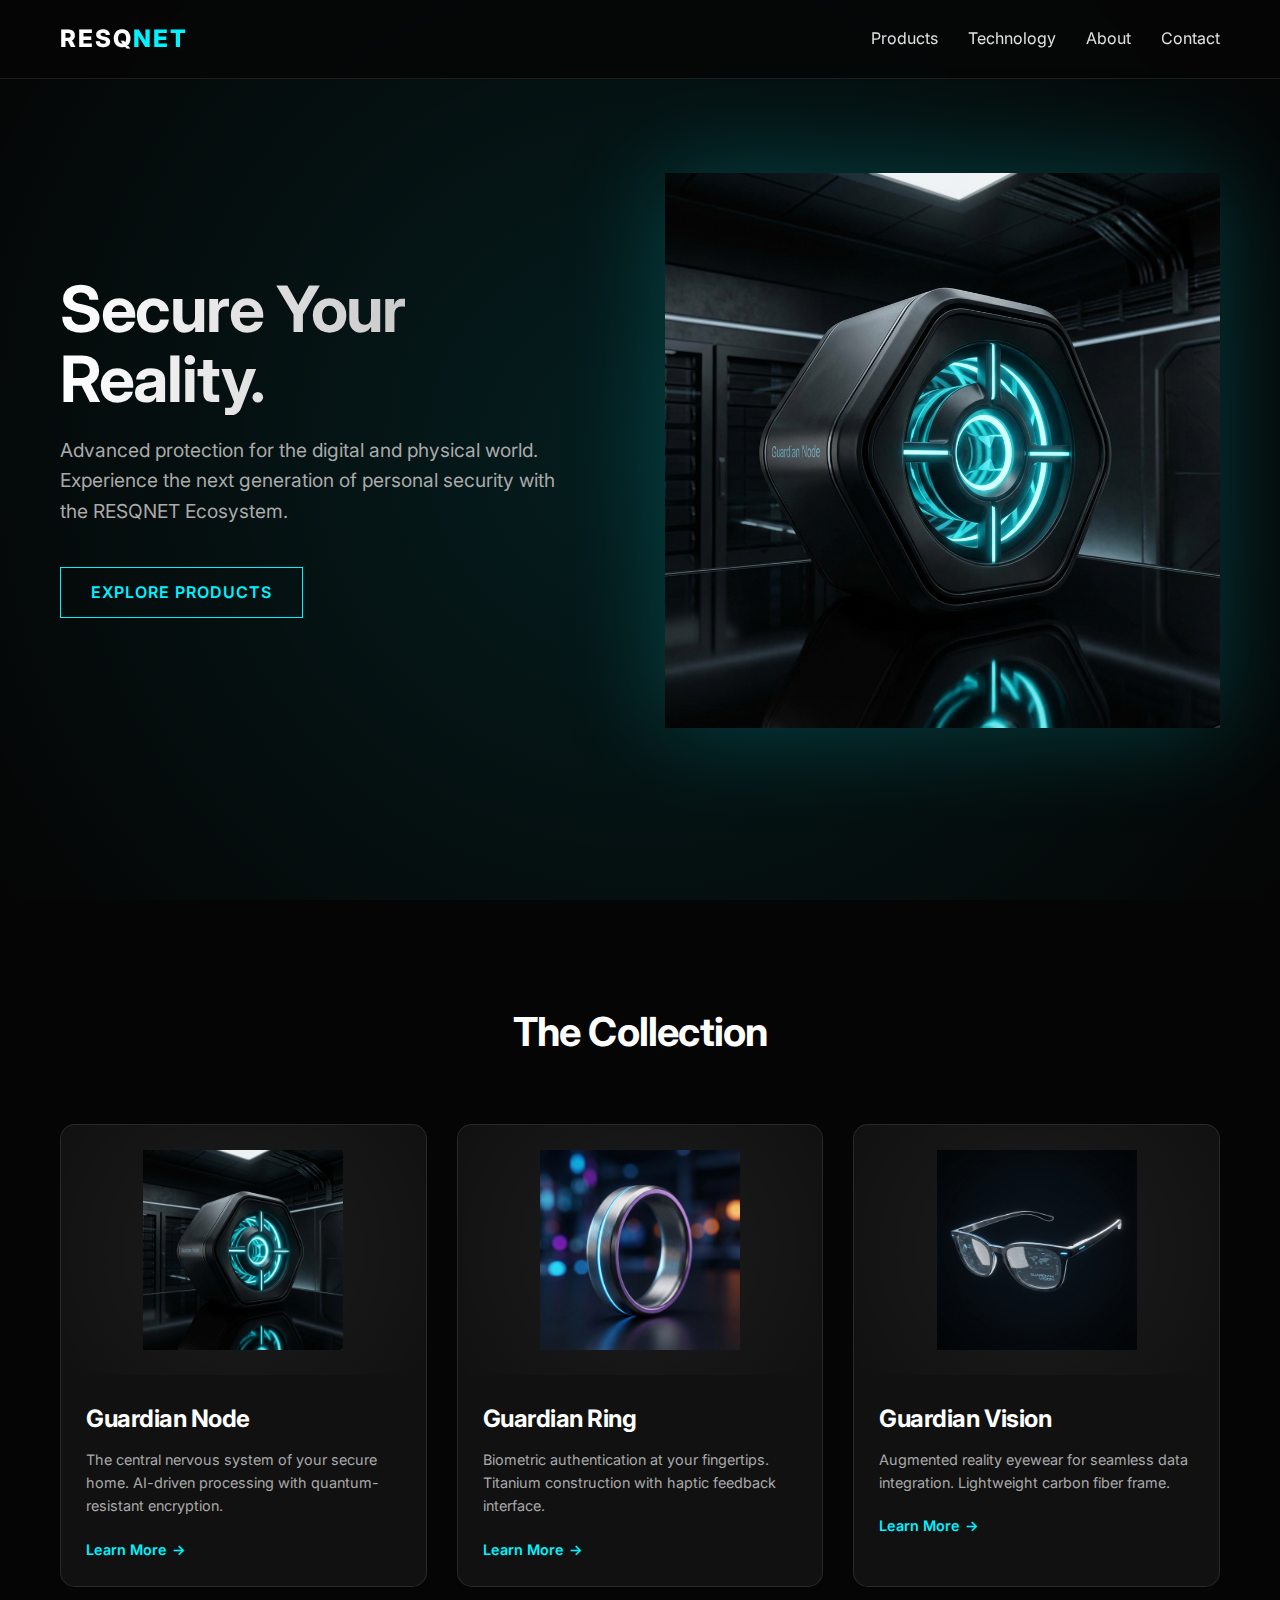
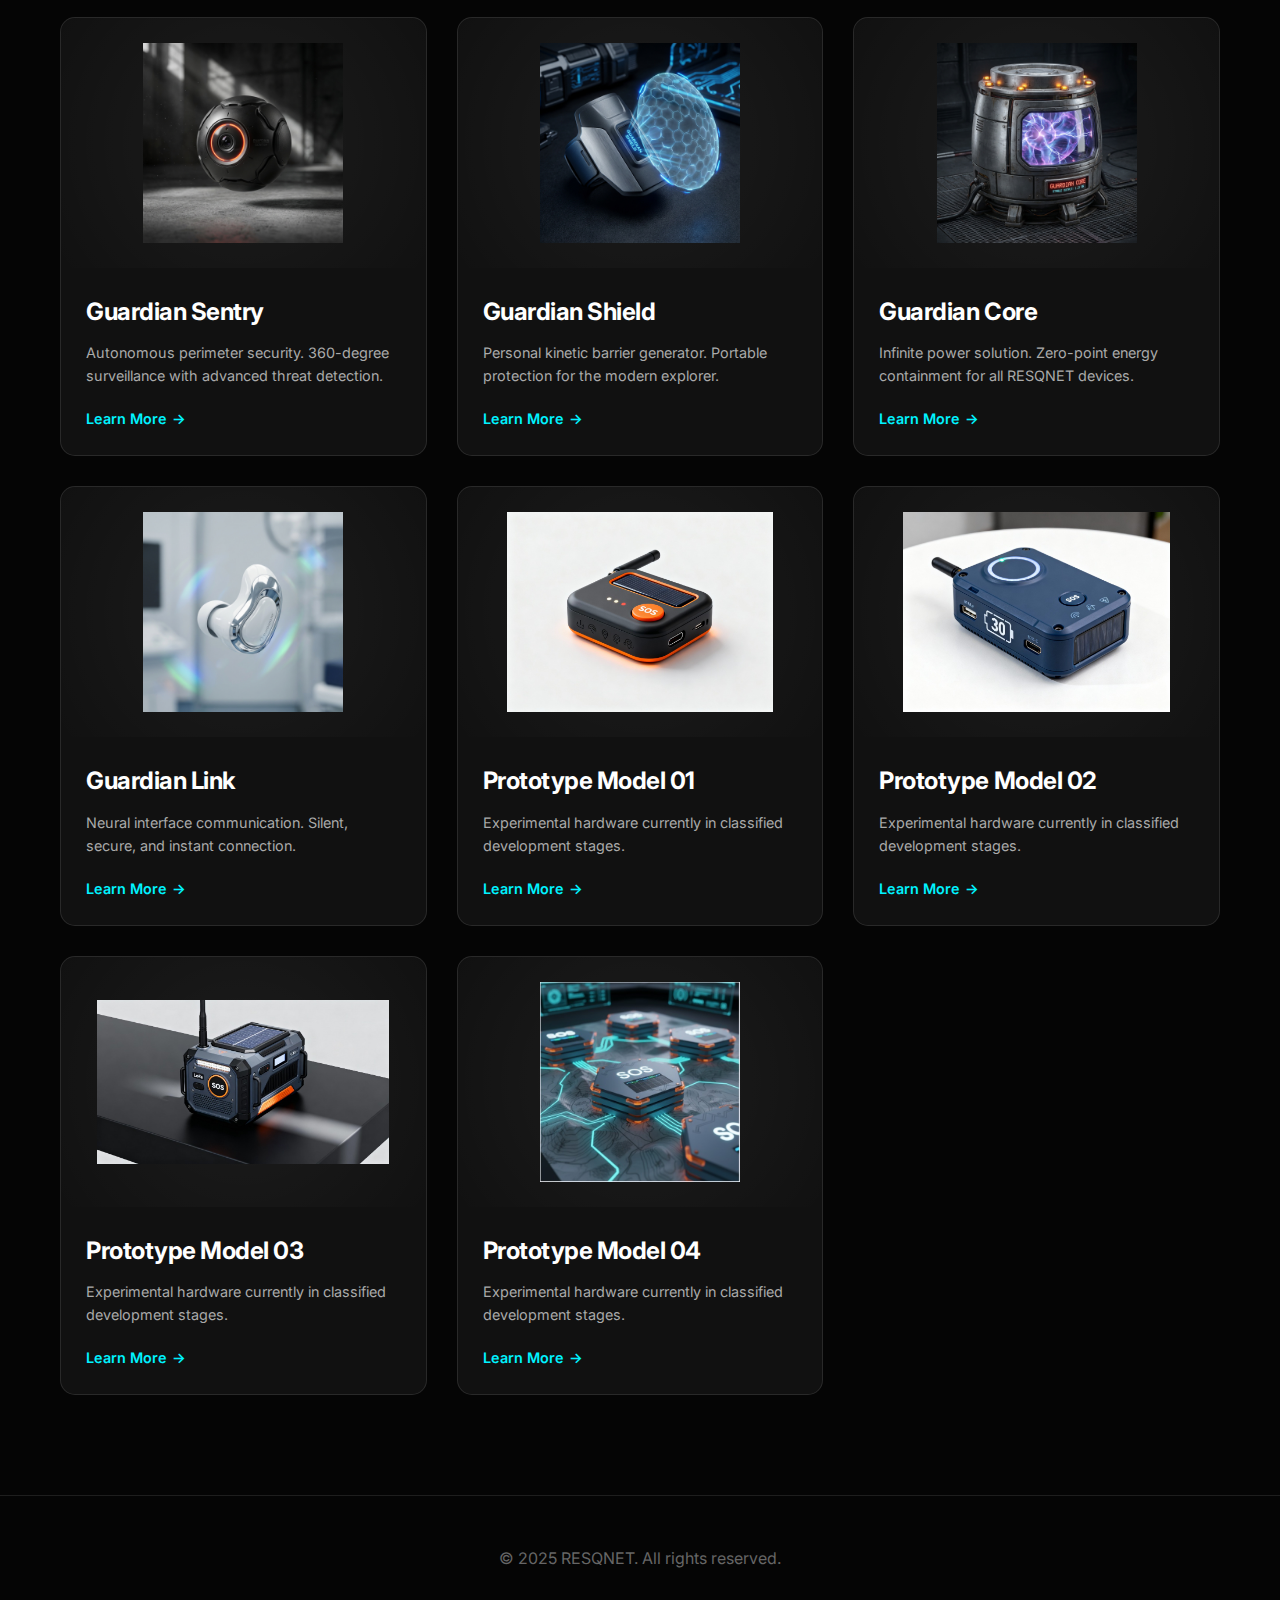
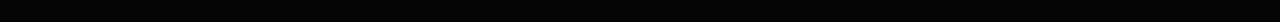
<file: index.html>
<!DOCTYPE html>
<html lang="en">

<head>
    <meta charset="UTF-8">
    <meta name="viewport" content="width=device-width, initial-scale=1.0">
    <title>RESQNET | Future of Security</title>
    <link rel="stylesheet" href="css/style.css">
    <link rel="preconnect" href="https://fonts.googleapis.com">
    <link rel="preconnect" href="https://fonts.gstatic.com" crossorigin>
    <link href="https://fonts.googleapis.com/css2?family=Inter:wght@300;400;600;800&display=swap" rel="stylesheet">
</head>

<body>

    <nav class="navbar">
        <div class="container nav-content">
            <div class="logo">RESQ<span>NET</span></div>
            <div class="nav-links">
                <a href="#">Products</a>
                <a href="#">Technology</a>
                <a href="#">About</a>
                <a href="#">Contact</a>
            </div>
        </div>
    </nav>

    <header class="hero">
        <div class="container hero-content">
            <div class="hero-text">
                <h1>Secure Your Reality.</h1>
                <p>Advanced protection for the digital and physical world. Experience the next generation of personal
                    security with the RESQNET Ecosystem.</p>
                <a href="#products" class="btn">Explore Products</a>
            </div>
            <div class="hero-image">
                <!-- Using the Node as the hero image -->
                <img src="assets/guardian_node_1764615343990.png" alt="Guardian Node">
            </div>
        </div>
    </header>

    <section id="products" class="products">
        <div class="container">
            <h2 class="section-title">The Collection</h2>
            <div class="product-grid" id="product-grid">
                <!-- Products will be injected here by JS -->
            </div>
        </div>
    </section>

    <footer>
        <div class="container">
            <p>&copy; 2025 RESQNET. All rights reserved.</p>
        </div>
    </footer>

    <script src="js/main.js"></script>
</body>

</html>
</file>
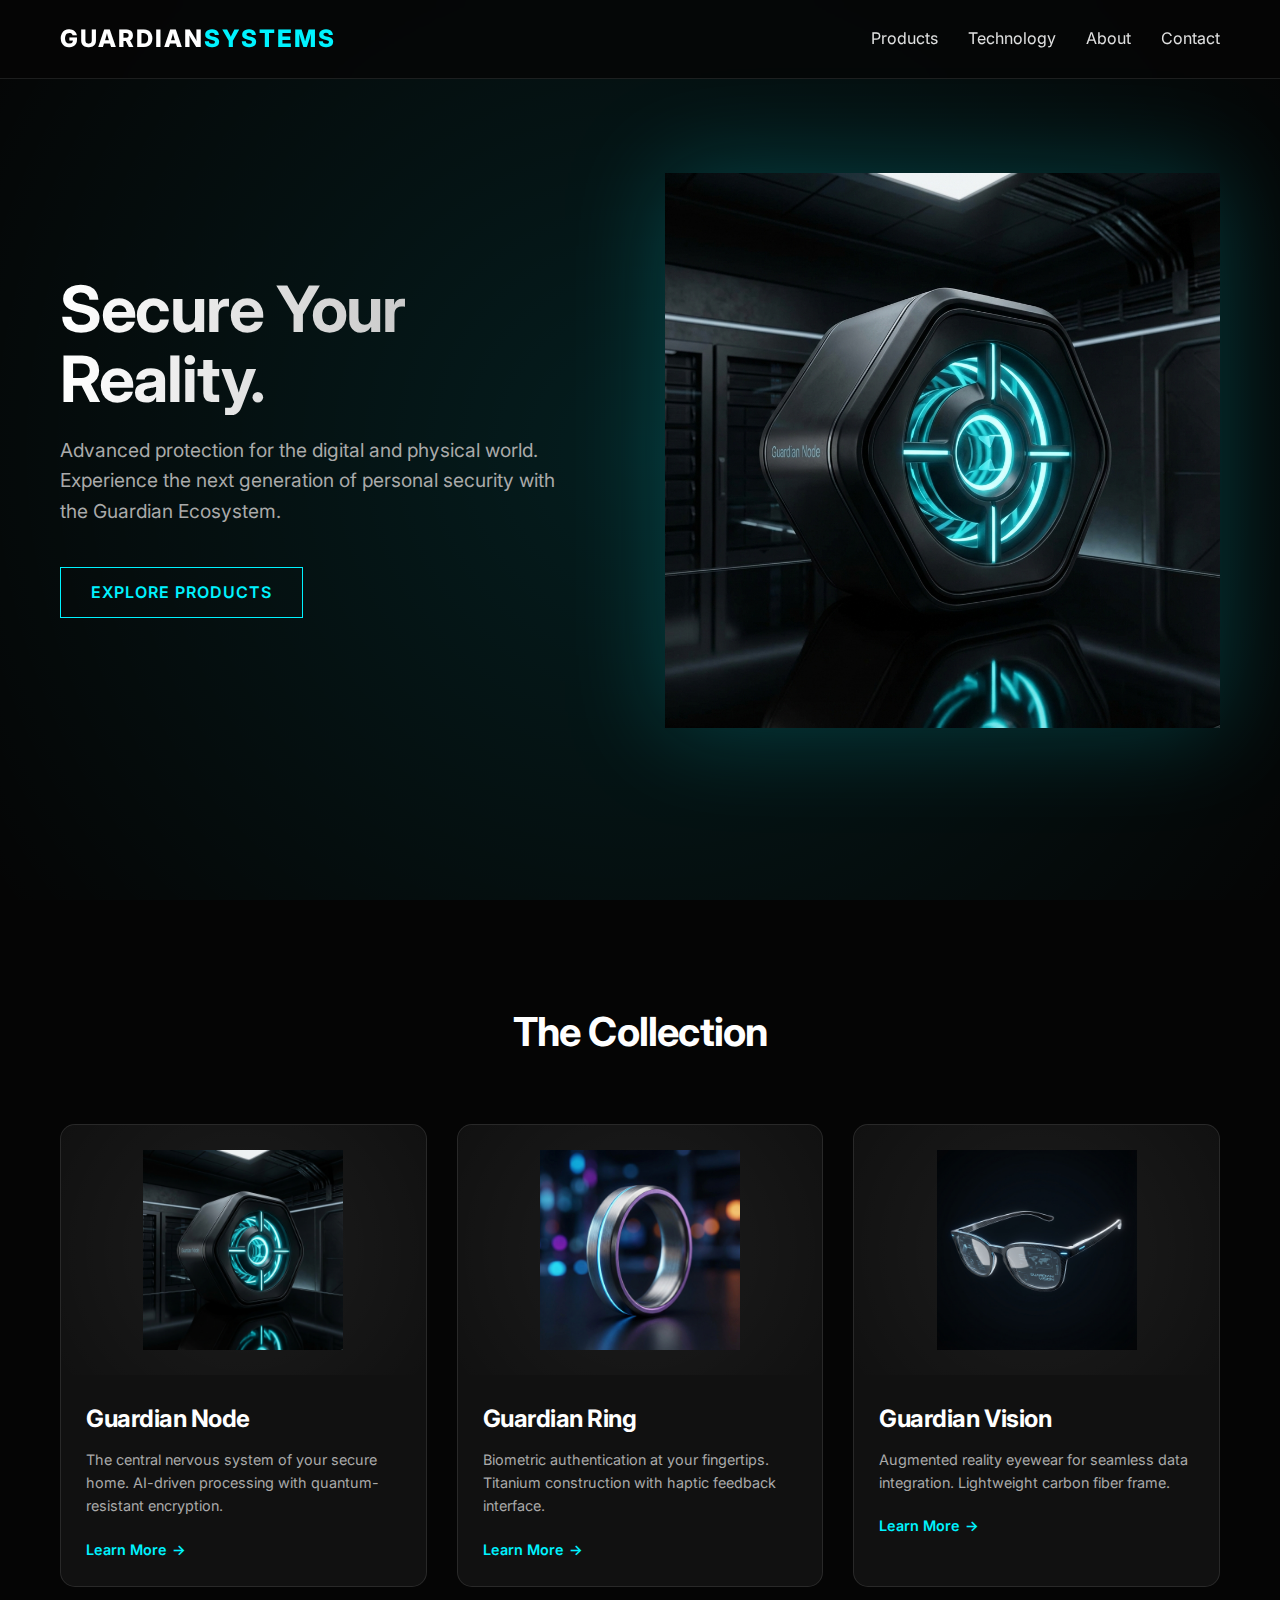
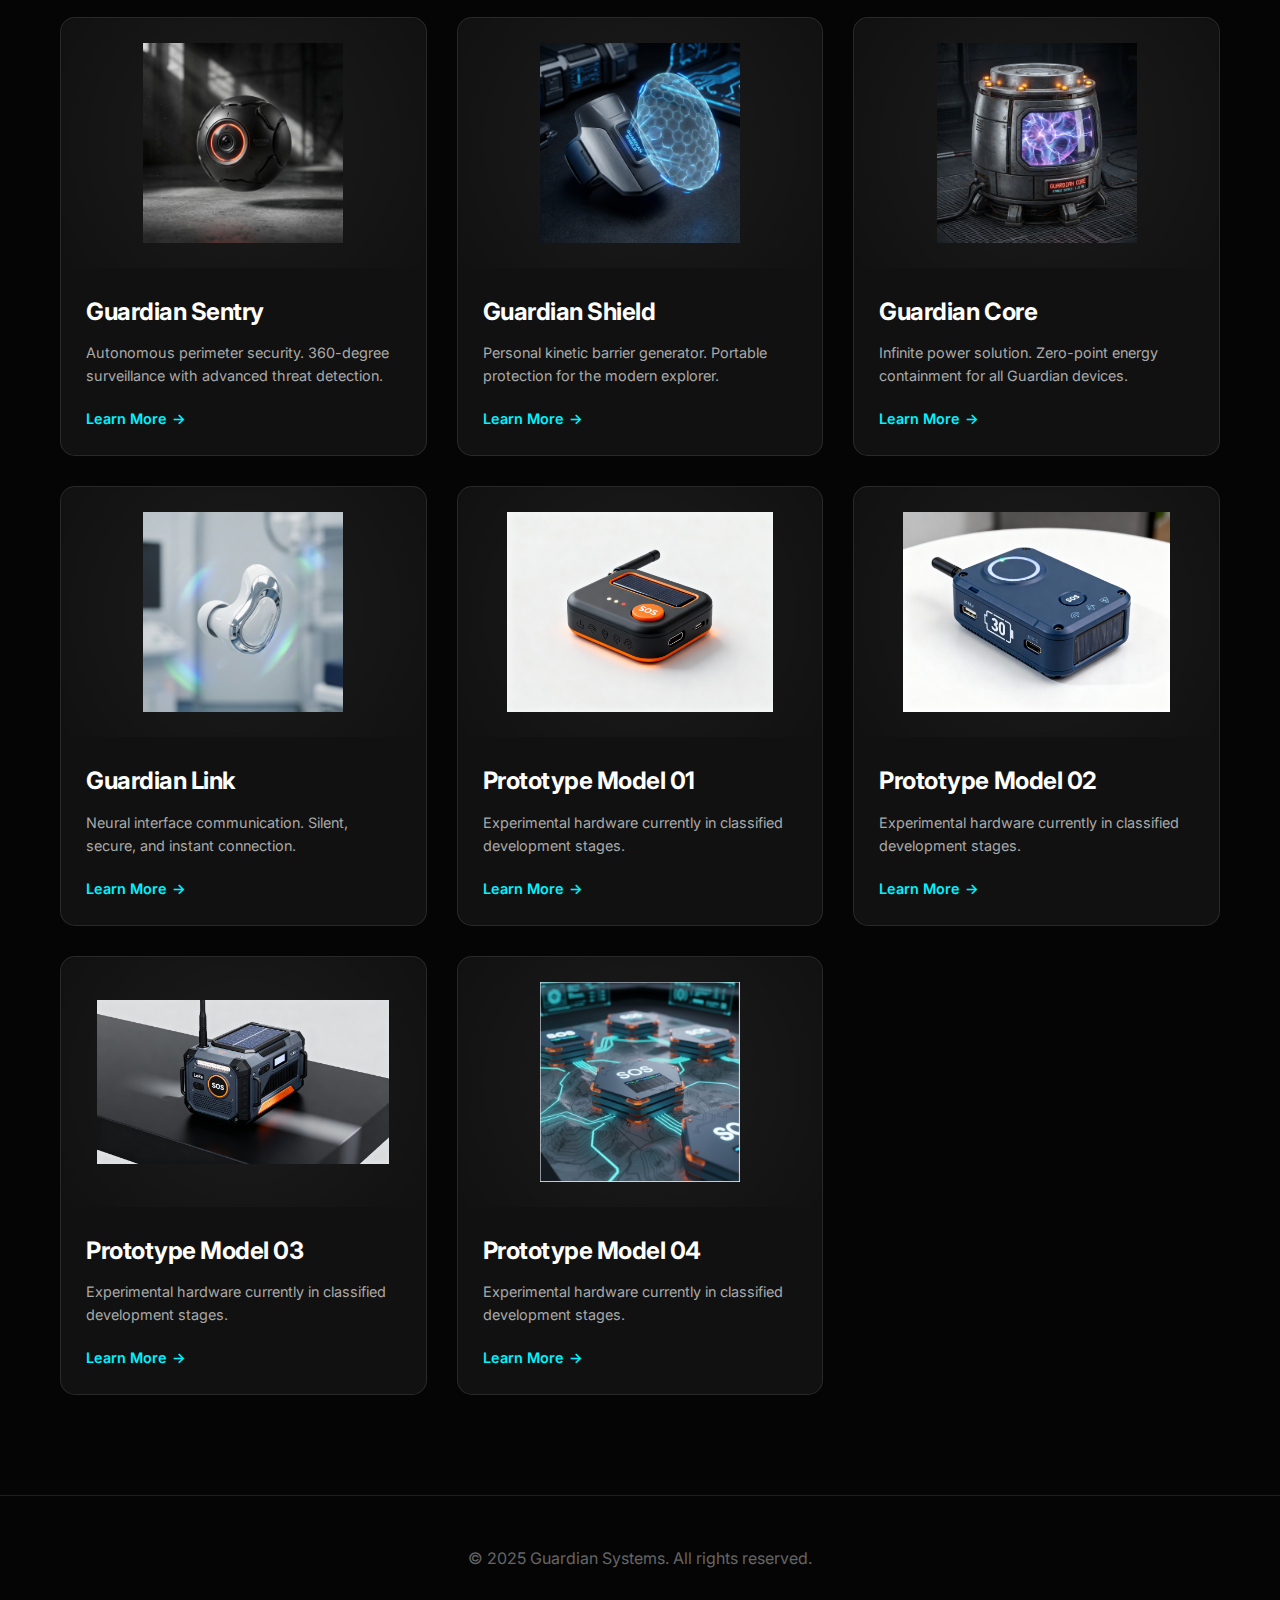
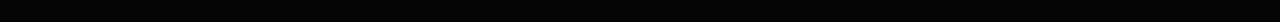
<file: guardian-products/index.html>
<!DOCTYPE html>
<html lang="en">
<head>
    <meta charset="UTF-8">
    <meta name="viewport" content="width=device-width, initial-scale=1.0">
    <title>Guardian Systems | Future of Security</title>
    <link rel="stylesheet" href="css/style.css">
    <link rel="preconnect" href="https://fonts.googleapis.com">
    <link rel="preconnect" href="https://fonts.gstatic.com" crossorigin>
    <link href="https://fonts.googleapis.com/css2?family=Inter:wght@300;400;600;800&display=swap" rel="stylesheet">
</head>
<body>

    <nav class="navbar">
        <div class="container nav-content">
            <div class="logo">Guardian<span>Systems</span></div>
            <div class="nav-links">
                <a href="#">Products</a>
                <a href="#">Technology</a>
                <a href="#">About</a>
                <a href="#">Contact</a>
            </div>
        </div>
    </nav>

    <header class="hero">
        <div class="container hero-content">
            <div class="hero-text">
                <h1>Secure Your Reality.</h1>
                <p>Advanced protection for the digital and physical world. Experience the next generation of personal security with the Guardian Ecosystem.</p>
                <a href="#products" class="btn">Explore Products</a>
            </div>
            <div class="hero-image">
                <!-- Using the Node as the hero image -->
                <img src="assets/guardian_node_1764615343990.png" alt="Guardian Node">
            </div>
        </div>
    </header>

    <section id="products" class="products">
        <div class="container">
            <h2 class="section-title">The Collection</h2>
            <div class="product-grid" id="product-grid">
                <!-- Products will be injected here by JS -->
            </div>
        </div>
    </section>

    <footer>
        <div class="container">
            <p>&copy; 2025 Guardian Systems. All rights reserved.</p>
        </div>
    </footer>

    <script src="js/main.js"></script>
</body>
</html>
</file>
<file: css/style.css>
:root {
    --bg-color: #050505;
    --text-color: #e0e0e0;
    --accent-color: #00f3ff;
    --accent-glow: rgba(0, 243, 255, 0.5);
    --card-bg: rgba(255, 255, 255, 0.05);
    --card-border: rgba(255, 255, 255, 0.1);
    --font-main: 'Inter', sans-serif;
    --transition-speed: 0.3s;
}

* {
    margin: 0;
    padding: 0;
    box-sizing: border-box;
}

body {
    background-color: var(--bg-color);
    color: var(--text-color);
    font-family: var(--font-main);
    overflow-x: hidden;
    line-height: 1.6;
}

/* Typography */
h1, h2, h3 {
    font-weight: 700;
    letter-spacing: -0.02em;
    color: #fff;
}

a {
    text-decoration: none;
    color: inherit;
    transition: var(--transition-speed);
}

/* Utilities */
.container {
    max-width: 1200px;
    margin: 0 auto;
    padding: 0 20px;
}

.btn {
    display: inline-block;
    padding: 12px 30px;
    background: transparent;
    border: 1px solid var(--accent-color);
    color: var(--accent-color);
    font-weight: 600;
    text-transform: uppercase;
    letter-spacing: 1px;
    cursor: pointer;
    transition: var(--transition-speed);
    position: relative;
    overflow: hidden;
}

.btn:hover {
    background: var(--accent-color);
    color: #000;
    box-shadow: 0 0 20px var(--accent-glow);
}

/* Navbar */
.navbar {
    position: fixed;
    top: 0;
    width: 100%;
    padding: 20px 0;
    z-index: 1000;
    background: rgba(5, 5, 5, 0.8);
    backdrop-filter: blur(10px);
    border-bottom: 1px solid var(--card-border);
}

.nav-content {
    display: flex;
    justify-content: space-between;
    align-items: center;
}

.logo {
    font-size: 1.5rem;
    font-weight: 800;
    color: #fff;
    text-transform: uppercase;
    letter-spacing: 2px;
}

.logo span {
    color: var(--accent-color);
}

.nav-links {
    display: flex;
    gap: 30px;
}

.nav-links a:hover {
    color: var(--accent-color);
}

/* Hero Section */
.hero {
    height: 100vh;
    display: flex;
    align-items: center;
    position: relative;
    overflow: hidden;
}

.hero::before {
    content: '';
    position: absolute;
    top: -50%;
    left: -50%;
    width: 200%;
    height: 200%;
    background: radial-gradient(circle at center, rgba(0, 243, 255, 0.1) 0%, transparent 50%);
    z-index: -1;
    animation: pulse 10s infinite;
}

.hero-content {
    display: flex;
    align-items: center;
    justify-content: space-between;
    width: 100%;
}

.hero-text {
    flex: 1;
    padding-right: 50px;
}

.hero h1 {
    font-size: 4rem;
    line-height: 1.1;
    margin-bottom: 20px;
    background: linear-gradient(to right, #fff, #aaa);
    -webkit-background-clip: text;
    -webkit-text-fill-color: transparent;
}

.hero p {
    font-size: 1.2rem;
    color: #aaa;
    margin-bottom: 40px;
    max-width: 500px;
}

.hero-image {
    flex: 1;
    display: flex;
    justify-content: center;
    position: relative;
}

.hero-image img {
    max-width: 100%;
    height: auto;
    filter: drop-shadow(0 0 50px rgba(0, 243, 255, 0.2));
    animation: float 6s ease-in-out infinite;
}

/* Product Grid */
.products {
    padding: 100px 0;
}

.section-title {
    text-align: center;
    font-size: 2.5rem;
    margin-bottom: 60px;
}

.product-grid {
    display: grid;
    grid-template-columns: repeat(auto-fit, minmax(300px, 1fr));
    gap: 30px;
}

.product-card {
    background: var(--card-bg);
    border: 1px solid var(--card-border);
    border-radius: 15px;
    overflow: hidden;
    transition: var(--transition-speed);
    position: relative;
}

.product-card:hover {
    transform: translateY(-10px);
    border-color: var(--accent-color);
    box-shadow: 0 10px 30px rgba(0, 0, 0, 0.5);
}

.card-image {
    height: 250px;
    overflow: hidden;
    display: flex;
    align-items: center;
    justify-content: center;
    background: radial-gradient(circle at center, rgba(255,255,255,0.05), transparent);
}

.card-image img {
    max-width: 80%;
    max-height: 80%;
    transition: transform 0.5s;
}

.product-card:hover .card-image img {
    transform: scale(1.1);
}

.card-info {
    padding: 25px;
}

.card-info h3 {
    font-size: 1.5rem;
    margin-bottom: 10px;
}

.card-info p {
    color: #aaa;
    font-size: 0.9rem;
    margin-bottom: 20px;
}

.card-link {
    color: var(--accent-color);
    font-weight: 600;
    font-size: 0.9rem;
    display: flex;
    align-items: center;
    gap: 5px;
}

.card-link::after {
    content: '→';
    transition: transform 0.3s;
}

.product-card:hover .card-link::after {
    transform: translateX(5px);
}

/* Footer */
footer {
    padding: 50px 0;
    border-top: 1px solid var(--card-border);
    text-align: center;
    color: #666;
}

/* Animations */
@keyframes float {
    0%, 100% { transform: translateY(0); }
    50% { transform: translateY(-20px); }
}

@keyframes pulse {
    0%, 100% { opacity: 0.5; }
    50% { opacity: 0.8; }
}

/* Responsive */
@media (max-width: 768px) {
    .hero-content {
        flex-direction: column-reverse;
        text-align: center;
    }

    .hero-text {
        padding-right: 0;
        margin-top: 40px;
    }

    .hero h1 {
        font-size: 2.5rem;
    }
    
    .nav-links {
        display: none; /* Simple mobile hide for now */
    }
}
</file>
<file: guardian-products/css/style.css>
:root {
    --bg-color: #050505;
    --text-color: #e0e0e0;
    --accent-color: #00f3ff;
    --accent-glow: rgba(0, 243, 255, 0.5);
    --card-bg: rgba(255, 255, 255, 0.05);
    --card-border: rgba(255, 255, 255, 0.1);
    --font-main: 'Inter', sans-serif;
    --transition-speed: 0.3s;
}

* {
    margin: 0;
    padding: 0;
    box-sizing: border-box;
}

body {
    background-color: var(--bg-color);
    color: var(--text-color);
    font-family: var(--font-main);
    overflow-x: hidden;
    line-height: 1.6;
}

/* Typography */
h1, h2, h3 {
    font-weight: 700;
    letter-spacing: -0.02em;
    color: #fff;
}

a {
    text-decoration: none;
    color: inherit;
    transition: var(--transition-speed);
}

/* Utilities */
.container {
    max-width: 1200px;
    margin: 0 auto;
    padding: 0 20px;
}

.btn {
    display: inline-block;
    padding: 12px 30px;
    background: transparent;
    border: 1px solid var(--accent-color);
    color: var(--accent-color);
    font-weight: 600;
    text-transform: uppercase;
    letter-spacing: 1px;
    cursor: pointer;
    transition: var(--transition-speed);
    position: relative;
    overflow: hidden;
}

.btn:hover {
    background: var(--accent-color);
    color: #000;
    box-shadow: 0 0 20px var(--accent-glow);
}

/* Navbar */
.navbar {
    position: fixed;
    top: 0;
    width: 100%;
    padding: 20px 0;
    z-index: 1000;
    background: rgba(5, 5, 5, 0.8);
    backdrop-filter: blur(10px);
    border-bottom: 1px solid var(--card-border);
}

.nav-content {
    display: flex;
    justify-content: space-between;
    align-items: center;
}

.logo {
    font-size: 1.5rem;
    font-weight: 800;
    color: #fff;
    text-transform: uppercase;
    letter-spacing: 2px;
}

.logo span {
    color: var(--accent-color);
}

.nav-links {
    display: flex;
    gap: 30px;
}

.nav-links a:hover {
    color: var(--accent-color);
}

/* Hero Section */
.hero {
    height: 100vh;
    display: flex;
    align-items: center;
    position: relative;
    overflow: hidden;
}

.hero::before {
    content: '';
    position: absolute;
    top: -50%;
    left: -50%;
    width: 200%;
    height: 200%;
    background: radial-gradient(circle at center, rgba(0, 243, 255, 0.1) 0%, transparent 50%);
    z-index: -1;
    animation: pulse 10s infinite;
}

.hero-content {
    display: flex;
    align-items: center;
    justify-content: space-between;
    width: 100%;
}

.hero-text {
    flex: 1;
    padding-right: 50px;
}

.hero h1 {
    font-size: 4rem;
    line-height: 1.1;
    margin-bottom: 20px;
    background: linear-gradient(to right, #fff, #aaa);
    -webkit-background-clip: text;
    -webkit-text-fill-color: transparent;
}

.hero p {
    font-size: 1.2rem;
    color: #aaa;
    margin-bottom: 40px;
    max-width: 500px;
}

.hero-image {
    flex: 1;
    display: flex;
    justify-content: center;
    position: relative;
}

.hero-image img {
    max-width: 100%;
    height: auto;
    filter: drop-shadow(0 0 50px rgba(0, 243, 255, 0.2));
    animation: float 6s ease-in-out infinite;
}

/* Product Grid */
.products {
    padding: 100px 0;
}

.section-title {
    text-align: center;
    font-size: 2.5rem;
    margin-bottom: 60px;
}

.product-grid {
    display: grid;
    grid-template-columns: repeat(auto-fit, minmax(300px, 1fr));
    gap: 30px;
}

.product-card {
    background: var(--card-bg);
    border: 1px solid var(--card-border);
    border-radius: 15px;
    overflow: hidden;
    transition: var(--transition-speed);
    position: relative;
}

.product-card:hover {
    transform: translateY(-10px);
    border-color: var(--accent-color);
    box-shadow: 0 10px 30px rgba(0, 0, 0, 0.5);
}

.card-image {
    height: 250px;
    overflow: hidden;
    display: flex;
    align-items: center;
    justify-content: center;
    background: radial-gradient(circle at center, rgba(255,255,255,0.05), transparent);
}

.card-image img {
    max-width: 80%;
    max-height: 80%;
    transition: transform 0.5s;
}

.product-card:hover .card-image img {
    transform: scale(1.1);
}

.card-info {
    padding: 25px;
}

.card-info h3 {
    font-size: 1.5rem;
    margin-bottom: 10px;
}

.card-info p {
    color: #aaa;
    font-size: 0.9rem;
    margin-bottom: 20px;
}

.card-link {
    color: var(--accent-color);
    font-weight: 600;
    font-size: 0.9rem;
    display: flex;
    align-items: center;
    gap: 5px;
}

.card-link::after {
    content: '→';
    transition: transform 0.3s;
}

.product-card:hover .card-link::after {
    transform: translateX(5px);
}

/* Footer */
footer {
    padding: 50px 0;
    border-top: 1px solid var(--card-border);
    text-align: center;
    color: #666;
}

/* Animations */
@keyframes float {
    0%, 100% { transform: translateY(0); }
    50% { transform: translateY(-20px); }
}

@keyframes pulse {
    0%, 100% { opacity: 0.5; }
    50% { opacity: 0.8; }
}

/* Responsive */
@media (max-width: 768px) {
    .hero-content {
        flex-direction: column-reverse;
        text-align: center;
    }

    .hero-text {
        padding-right: 0;
        margin-top: 40px;
    }

    .hero h1 {
        font-size: 2.5rem;
    }
    
    .nav-links {
        display: none; /* Simple mobile hide for now */
    }
}
</file>
